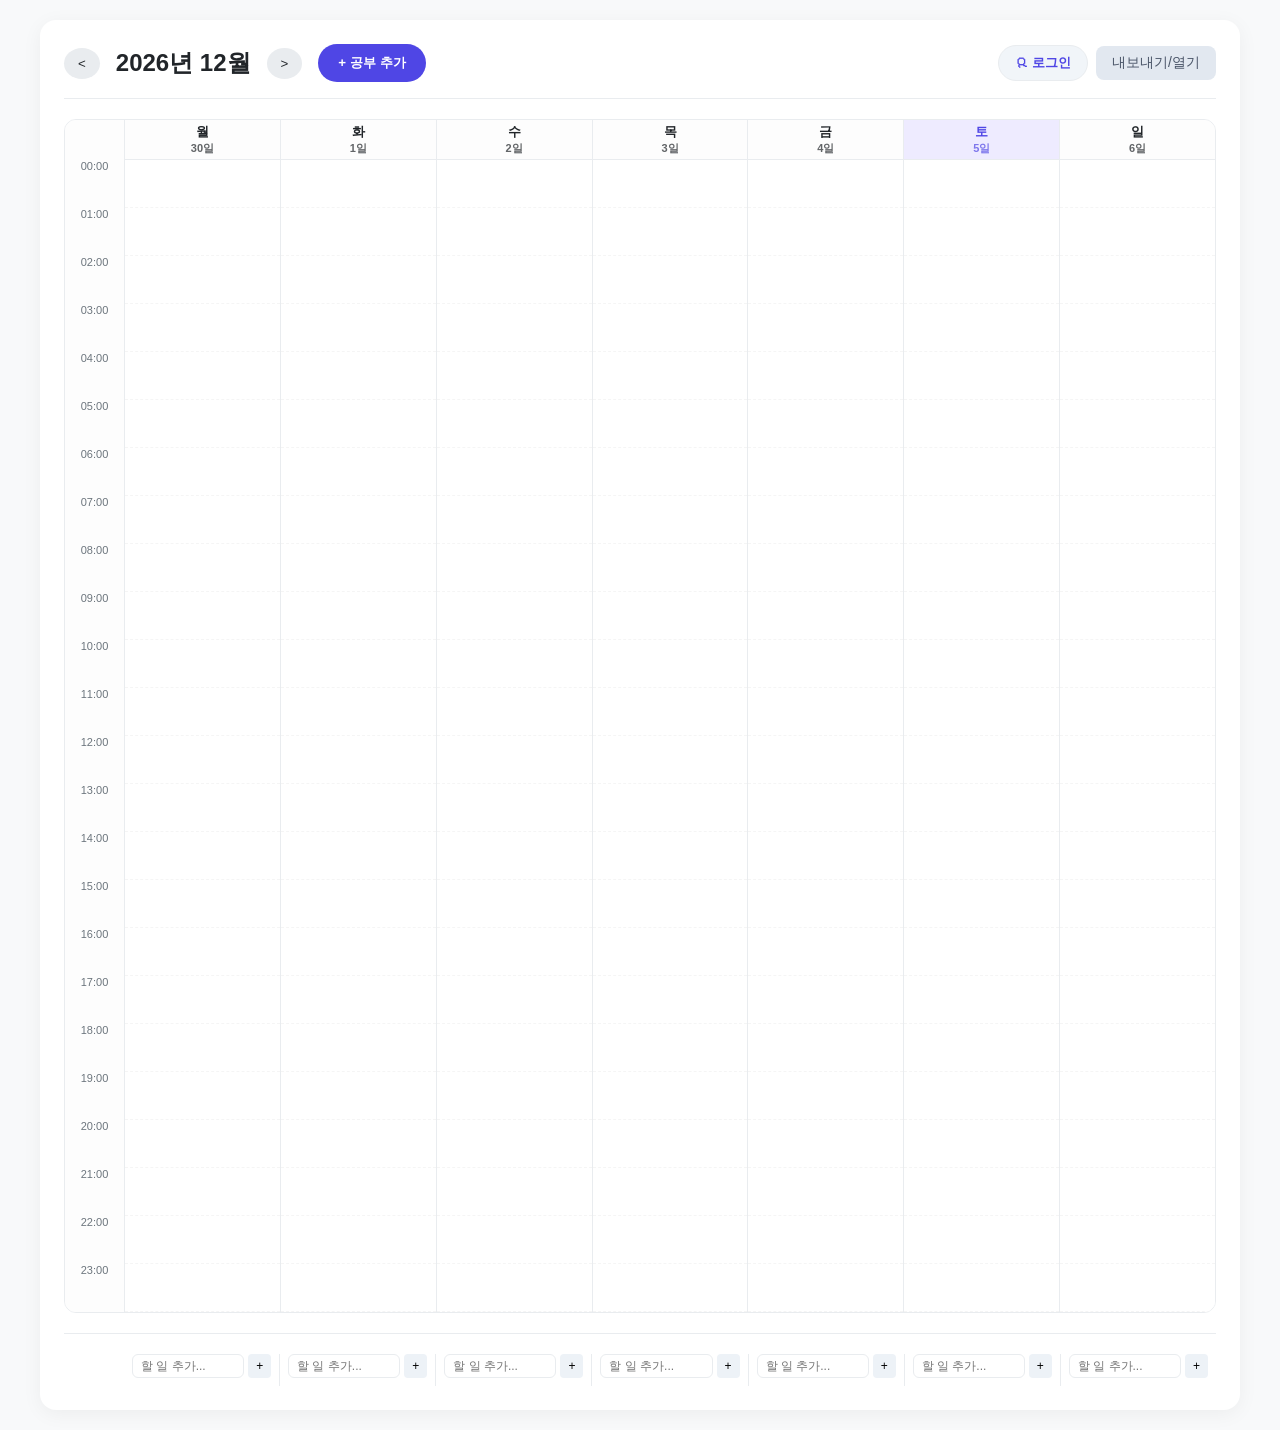
<file: index.html>
<!DOCTYPE html>
<html lang="ko">

<head>
    <meta charset="UTF-8">
    <meta name="viewport" content="width=device-width, initial-scale=1.0">
    <title>Westody 위스토디 - 온라인 스터디 기록장</title>
    <link rel="stylesheet" href="style.css">
    <link rel="icon" href="/favicon.png" type="image/x-icon">
</head>

<body>

    <div id="refresh-loader">
        <div class="spinner"></div>
        <div style="font-weight: 600; color: var(--primary-color);">로컬 스토리지 데이터 불러오는 중...</div>
    </div>

    <div class="container">
        <header>
            <div class="nav-controls">
                <button class="btn-nav" onclick="changeWeek(-1)">&lt;</button>
                <h2 id="week-title">2026년 06월</h2>
                <button class="btn-nav" onclick="changeWeek(1)">&gt;</button>
                <button class="btn" id="btn-add-mode" onclick="toggleSelectionMode()">+ 공부 추가</button>
            </div>

            <div class="io-controls">
                <div class="dropdown-wrapper" id="auth-area"></div>

                <div class="dropdown-wrapper">
                    <button class="btn-secondary" onclick="toggleDropdown('io-dropdown', event)">내보내기/열기</button>
                    <div class="dropdown-menu" id="io-dropdown">
                        <div class="dropdown-item" onclick="exportData()">내보내기 (JSON 파일)</div>
                        <div class="dropdown-item" onclick="triggerImport()">불러오기 (JSON 파일)</div>
                    </div>
                </div>

                <input type="file" id="import-file" style="display:none;" onchange="importData(event)" accept=".json">

                <div class="status-panel" id="save-panel">
                    <svg class="progress-svg">
                        <circle class="progress-bg" cx="30" cy="30" r="27.5" />
                        <circle class="progress-bar" id="save-bar" cx="30" cy="30" r="27.5" />
                    </svg>
                    <div class="status-text" id="save-text">대기 중...</div>
                </div>
                <div class="status-panel" id="load-panel">
                    <svg class="progress-svg">
                        <circle class="progress-bg" cx="30" cy="30" r="27.5" />
                        <circle class="progress-bar" id="load-bar" cx="30" cy="30" r="27.5" />
                    </svg>
                    <div class="status-text" id="load-text">대기 중...</div>
                </div>
            </div>
        </header>

        <div id="selection-banner" class="info-banner"></div>

        <div class="grid-wrapper">
            <div class="time-axis" id="time-axis"></div>
            <div class="week-grid" id="week-grid"></div>
        </div>
        <div class="todo-section">
            <div class="todo-axis-spacer"></div>
            <div class="todo-grid" id="todo-grid"></div>
        </div>
    </div>

    <div id="modal-auth" class="modal-overlay" onclick="handleAuthOutsideClick(event)">
        <div class="modal-card auth-modal-card" id="auth-modal-card" onclick="event.stopPropagation()">
            <button class="modal-close" id="auth-close-btn" onclick="closeAuthModal()">×</button>
            <div class="modal-title" id="auth-main-title" style="font-size: 20px; margin-bottom: 5px;">로그인</div>

            <div class="auth-slider-container" id="auth-slider-container">
                <div class="auth-slider" id="auth-slider">
                    <div class="auth-pane" id="pane-login">
                        <div class="form-group">
                            <label>아이디</label>
                            <input type="text" id="log-id" placeholder="아이디 입력"
                                onkeypress="handleEnter(event, 'login')">
                        </div>
                        <div class="form-group">
                            <label>비밀번호</label>
                            <input type="password" id="log-pw" placeholder="비밀번호 입력"
                                onkeypress="handleEnter(event, 'login')">
                        </div>
                        <div class="validation-msg v-err" id="log-msg"></div>
                        <button class="btn" style="width:100%; margin-top:5px; padding: 12px;" id="btn-login"
                            onclick="submitLogin()">→</button>
                        <div class="switch-text" onclick="slideAuth('signup')">회원가입 하러가기</div>
                    </div>

                    <div class="auth-pane" id="pane-signup">
                        <div class="form-group">
                            <label>사용자명 (10자 이내)</label>
                            <input type="text" id="reg-name" placeholder="표시될 이름" oninput="validateReg()">
                        </div>
                        <div class="form-group">
                            <label>아이디 (4자 이상)</label>
                            <input type="text" id="reg-id" placeholder="사용할 아이디" oninput="validateReg()">
                        </div>
                        <div class="form-group">
                            <label>비밀번호 (8자 이상)</label>
                            <input type="password" id="reg-pw" placeholder="비밀번호" oninput="validateReg()">
                        </div>
                        <div class="form-group">
                            <label>비밀번호 확인</label>
                            <input type="password" id="reg-pw2" placeholder="비밀번호 재입력" oninput="validateReg()">
                        </div>
                        <div class="validation-msg" id="reg-msg"></div>
                        <button class="btn" style="width:100%; margin-top:5px; padding: 12px;" id="btn-signup"
                            onclick="submitSignup()" disabled>→</button>
                        <div class="switch-text" onclick="slideAuth('login')">로그인으로 돌아가기</div>
                    </div>
                </div>
            </div>
        </div>
    </div>

    <div id="modal-planner" class="modal-overlay" onclick="handleOutsideClick(event, 'modal-planner')">
        <div class="modal-card" onclick="event.stopPropagation()">
            <button class="modal-close" onclick="closeModal('modal-planner')">×</button>
            <div class="modal-title" id="modal-main-title">공부 기록하기</div>

            <div id="step-1-view">
                <div class="form-group" style="text-align: center; margin: 10px 0;">
                    <p style="font-size: 13px; color: var(--text-muted);">선택된 시간 대역</p>
                    <p id="selected-time-range-text"
                        style="font-size: 18px; font-weight: 700; color: var(--primary-color); margin-top:4px;"></p>
                </div>
                <div style="display: flex; gap: 8px; margin-top: 20px;">
                    <button class="btn btn-secondary" style="flex:1;" onclick="reselectTime()">다시 선택</button>
                    <button class="btn" style="flex:1;" id="btn-step1-next" onclick="goToStep2()">다음</button>
                </div>
            </div>

            <div id="step-2-view" style="display: none;">
                <div class="form-group"><label>컬러 지정</label>
                    <div class="color-picker-grid" id="color-picker-grid"></div>
                </div>
                <div class="form-group"><label>공부 제목</label><input type="text" id="input-title"
                        placeholder="예: 수학 모의고사 풀이"></div>
                <div class="form-group"><label>상세 내용</label><textarea id="input-content" rows="3"
                        placeholder="기록할 메모 사항"></textarea></div>
                <div class="modal-footer"><button class="btn" onclick="saveEvent()">완료</button></div>
            </div>
        </div>
    </div>

    <div id="modal-detail" class="modal-overlay" onclick="closeModal('modal-detail')">
        <div class="modal-card" id="detail-card" onclick="event.stopPropagation()">
            <button class="modal-close" onclick="closeModal('modal-detail')">×</button>
            <div class="modal-title" id="detail-title" style="font-size: 18px;">공부 항목</div>
            <div style="font-size: 13px; font-weight: 600; text-align: center; color: var(--text-muted);"
                id="detail-time">00:00 ~ 00:00</div>
            <hr style="border: none; border-top: 1px solid rgba(0,0,0,0.1); margin: 8px 0;">
            <div class="form-group">
                <label>상세 기록 사항</label>
                <div id="detail-content"
                    style="font-size: 13px; min-height: 60px; background: rgba(0,0,0,0.02); padding: 8px; border-radius: 6px; white-space: pre-wrap;">
                </div>
            </div>
        </div>
    </div>

    <div id="modal-delete" class="modal-overlay">
        <div class="modal-card" onclick="event.stopPropagation()">
            <div class="modal-title">정말로 삭제하시겠습니까?</div>
            <div style="display: flex; gap: 8px; margin-top: 15px;">
                <button class="btn btn-secondary" style="flex:1;" onclick="closeModal('modal-delete')">취소</button>
                <button class="btn" style="flex:1; background-color: var(--danger-color);"
                    onclick="confirmDelete()">삭제</button>
            </div>
        </div>
    </div>

    <div class="context-menu" id="context-menu">
        <div class="context-menu-item" onclick="handleContextAction('adjust')">기간 조정</div>
        <div class="context-menu-item" onclick="handleContextAction('edit')">내용 변경</div>
        <div class="context-menu-item delete" onclick="handleContextAction('delete')">삭제</div>
    </div>

    <div class="toast" id="toast">오류 발생</div>

    <script src="script.js"></script>
</body>

</html>
</file>
<file: style.css>
:root {
    --bg-color: #f8f9fa;
    --card-bg: #ffffff;
    --text-color: #212529;
    --text-muted: #6c757d;
    --border-color: #e9ecef;
    --primary-color: #4f46e5;
    --danger-color: #ef4444;
    --slot-height: 8px;
}

* {
    box-sizing: border-box;
    margin: 0;
    padding: 0;
    font-family: -apple-system, BlinkMacSystemFont, "Segoe UI", Roboto, sans-serif;
}

body {
    background-color: var(--bg-color);
    color: var(--text-color);
    padding: 20px;
    display: flex;
    flex-direction: column;
    align-items: center;
    min-height: 100vh;
}

.container {
    width: 100%;
    max-width: 1200px;
    background: var(--card-bg);
    border-radius: 16px;
    box-shadow: 0 4px 20px rgba(0, 0, 0, 0.05);
    padding: 24px;
    display: flex;
    flex-direction: column;
    gap: 20px;
    position: relative;
}

header {
    display: flex;
    justify-content: space-between;
    align-items: center;
    border-bottom: 1px solid var(--border-color);
    padding-bottom: 16px;
}

.nav-controls {
    display: flex;
    align-items: center;
    gap: 16px;
}

.btn {
    background-color: var(--primary-color);
    color: white;
    border: none;
    padding: 10px 20px;
    border-radius: 20px;
    font-weight: 600;
    cursor: pointer;
    transition: opacity 0.2s;
    display: flex;
    justify-content: center;
    align-items: center;
}

.btn:disabled {
    opacity: 0.6;
    cursor: not-allowed;
}

.btn:hover:not(:disabled) {
    opacity: 0.9;
}

.btn-nav {
    background-color: var(--border-color);
    color: var(--text-color);
    padding: 8px 14px;
    border-radius: 50%;
    border: none;
    cursor: pointer;
}

.btn-secondary {
    background-color: #e2e8f0;
    color: #4a5568;
    padding: 8px 16px;
    border-radius: 8px;
    font-size: 14px;
    border: none;
    cursor: pointer;
    font-weight: 500;
}

.io-controls {
    display: flex;
    gap: 8px;
    position: relative;
    align-items: center;
}

.dropdown-wrapper {
    position: relative;
}

.dropdown-menu {
    position: absolute;
    top: 42px;
    right: 0;
    background: white;
    border: 1px solid var(--border-color);
    border-radius: 10px;
    box-shadow: 0 10px 25px rgba(0, 0, 0, 0.1);
    z-index: 500;
    display: none;
    min-width: 160px;
    overflow: hidden;
}

.dropdown-item {
    padding: 10px 16px;
    font-size: 13px;
    cursor: pointer;
    transition: background 0.15s;
    color: var(--text-color);
}

.dropdown-item:hover {
    background: #f1f5f9;
}

.status-panel {
    position: absolute;
    top: 42px;
    right: 0;
    background: white;
    border: 1px solid var(--border-color);
    border-radius: 12px;
    box-shadow: 0 10px 30px rgba(0, 0, 0, 0.15);
    padding: 16px;
    z-index: 500;
    display: none;
    width: 240px;
    flex-direction: column;
    align-items: center;
    gap: 12px;
    text-align: center;
}

.progress-svg {
    width: 60px;
    height: 60px;
    transform: rotate(-90deg);
}

.progress-bg {
    fill: none;
    stroke: #edf2f7;
    stroke-width: 5;
}

.progress-bar {
    fill: none;
    stroke: var(--primary-color);
    stroke-width: 5;
    stroke-dasharray: 172.78;
    stroke-dashoffset: 172.78;
    stroke-linecap: round;
    transition: stroke-dashoffset 0.3s ease;
}

.status-text {
    font-size: 13px;
    font-weight: 600;
    color: #4a5568;
}

.grid-wrapper {
    display: flex;
    border: 1px solid var(--border-color);
    border-radius: 12px;
    overflow: hidden;
    background: #fff;
}

.time-axis {
    width: 60px;
    flex-shrink: 0;
    border-right: 1px solid var(--border-color);
    background: #fdfdfd;
    padding-top: 40px;
}

.time-label {
    height: calc(var(--slot-height) * 6);
    font-size: 11px;
    color: var(--text-muted);
    text-align: center;
    line-height: 12px;
}

.week-grid {
    display: flex;
    flex-grow: 1;
    width: calc(100% - 60px);
}

.day-column {
    flex: 1;
    width: 14.28%;
    border-right: 1px solid var(--border-color);
    position: relative;
}

.day-column:last-child {
    border-right: none;
}

.day-header {
    height: 40px;
    display: flex;
    flex-direction: column;
    justify-content: center;
    align-items: center;
    border-bottom: 1px solid var(--border-color);
    background: #fdfdfd;
    font-size: 13px;
    font-weight: 600;
}

.day-header.today {
    color: var(--primary-color);
    background: #eeebff;
}

.slots-container {
    position: relative;
    height: calc(var(--slot-height) * 144);
    background-color: #fafafa;
}

.slot {
    height: var(--slot-height);
    width: 100%;
    background-color: #ffffff;
}

.slot:nth-child(6n) {
    border-bottom: 1px dashed rgba(0, 0, 0, 0.04);
}

.selection-active .slot {
    cursor: cell;
}

.selection-active .slot:hover {
    background-color: rgba(79, 70, 229, 0.15) !important;
}

.slot.selected-temp {
    background-color: rgba(79, 70, 229, 0.3) !important;
}

.event-block {
    position: absolute;
    left: 4px;
    right: 4px;
    border-radius: 6px;
    padding: 4px 6px;
    font-size: 11px;
    color: #2d3748;
    font-weight: 500;
    overflow: hidden;
    text-overflow: ellipsis;
    white-space: nowrap;
    cursor: pointer;
    box-shadow: 0 1px 3px rgba(0, 0, 0, 0.05);
    transition: all 0.2s;
    border: 1px solid transparent;
}

.event-block:hover {
    border: 1px solid rgba(0, 0, 0, 0.2);
    transform: scale(0.98);
}

.event-block.adjusting {
    opacity: 0.35 !important;
    pointer-events: none !important;
    border: 2px dashed #4f46e5 !important;
}

.todo-section {
    display: flex;
    border-top: 1px solid var(--border-color);
    padding-top: 20px;
}

.todo-axis-spacer {
    width: 60px;
    flex-shrink: 0;
}

.todo-grid {
    display: flex;
    flex-grow: 1;
    width: calc(100% - 60px);
}

.todo-column {
    flex: 1;
    width: 14.28%;
    padding: 0 8px;
    border-right: 1px solid var(--border-color);
    display: flex;
    flex-direction: column;
    gap: 8px;
}

.todo-column:last-child {
    border-right: none;
}

.todo-input-wrapper {
    display: flex;
    gap: 4px;
}

.todo-input {
    width: 100%;
    padding: 4px 8px;
    font-size: 12px;
    border: 1px solid var(--border-color);
    border-radius: 6px;
    outline: none;
}

.btn-todo-add {
    padding: 2px 8px;
    background: #edf2f7;
    border: none;
    border-radius: 4px;
    cursor: pointer;
    font-size: 12px;
}

.todo-list {
    list-style: none;
    display: flex;
    flex-direction: column;
    gap: 4px;
}

.todo-item {
    display: flex;
    align-items: center;
    justify-content: space-between;
    font-size: 12px;
    background: #f8fafc;
    padding: 4px 6px;
    border-radius: 4px;
}

.todo-item.completed span {
    text-decoration: line-through;
    color: var(--text-muted);
}

.todo-item input {
    margin-right: 4px;
    cursor: pointer;
}

.btn-todo-del {
    background: none;
    border: none;
    color: var(--danger-color);
    cursor: pointer;
    font-size: 10px;
}

/* 기존 모달 공통 */
.modal-overlay {
    position: fixed;
    top: 0;
    left: 0;
    right: 0;
    bottom: 0;
    background: rgba(0, 0, 0, 0.3);
    display: flex;
    justify-content: center;
    align-items: center;
    z-index: 1000;
    visibility: hidden;
    opacity: 0;
    transition: opacity 0.2s, visibility 0.2s;
}

.modal-overlay.active {
    visibility: visible;
    opacity: 1;
}

.modal-card {
    background: white;
    border-radius: 14px;
    width: 320px;
    padding: 20px;
    box-shadow: 0 10px 25px rgba(0, 0, 0, 0.1);
    position: relative;
    display: flex;
    flex-direction: column;
    gap: 14px;
    overflow: hidden;
}

.modal-close {
    position: absolute;
    top: 14px;
    left: 14px;
    background: none;
    border: none;
    font-size: 18px;
    cursor: pointer;
    color: var(--text-muted);
}

.modal-title {
    text-align: center;
    font-size: 16px;
    font-weight: 600;
    margin-top: 10px;
}

#detail-card {
    border: 5px solid transparent;
    transition: border-color 0.1s;
}

.color-picker-grid {
    display: grid;
    grid-template-columns: repeat(6, 1fr);
    gap: 6px;
    margin: 10px 0;
}

.color-cell {
    aspect-ratio: 1;
    border-radius: 6px;
    cursor: pointer;
    border: 2px solid transparent;
}

.color-cell.selected {
    border-color: #4f46e5;
}

.form-group {
    display: flex;
    flex-direction: column;
    gap: 6px;
}

.form-group label {
    font-size: 12px;
    color: var(--text-muted);
    font-weight: 500;
}

.form-group input,
.form-group textarea {
    padding: 8px;
    border: 1px solid var(--border-color);
    border-radius: 6px;
    font-size: 13px;
    outline: none;
    transition: border-color 0.2s;
}

.form-group input:focus {
    border-color: var(--primary-color);
}

.modal-footer {
    display: flex;
    justify-content: flex-end;
    gap: 8px;
    margin-top: 10px;
}

.context-menu {
    position: absolute;
    background: white;
    border: 1px solid var(--border-color);
    box-shadow: 0 4px 12px rgba(0, 0, 0, 0.1);
    border-radius: 8px;
    padding: 4px 0;
    display: none;
    z-index: 2000;
    width: 120px;
}

.context-menu-item {
    padding: 8px 12px;
    font-size: 13px;
    cursor: pointer;
}

.context-menu-item:hover {
    background: #f1f5f9;
}

.context-menu-item.delete {
    color: var(--danger-color);
}

.toast {
    position: fixed;
    bottom: 5%;
    left: 50%;
    transform: translate(-50%, 50px);
    background: rgba(33, 37, 41, 0.9);
    color: white;
    padding: 10px 20px;
    border-radius: 30px;
    font-size: 13px;
    font-weight: 500;
    opacity: 0;
    visibility: hidden;
    transition: all 0.3s;
    z-index: 3000;
}

.toast.active {
    transform: translate(-50%, 0);
    opacity: 1;
    visibility: visible;
}

.info-banner {
    padding: 12px;
    border-radius: 8px;
    font-size: 13px;
    text-align: center;
    display: none;
    font-weight: 600;
}

#refresh-loader {
    position: fixed;
    top: 0;
    left: 0;
    right: 0;
    bottom: 0;
    background: rgba(255, 255, 255, 0.6);
    backdrop-filter: blur(12px);
    -webkit-backdrop-filter: blur(12px);
    display: flex;
    flex-direction: column;
    justify-content: center;
    align-items: center;
    z-index: 9999;
    gap: 16px;
}

.spinner {
    width: 50px;
    height: 50px;
    border: 5px solid #edf2f7;
    border-top: 5px solid var(--primary-color);
    border-radius: 50%;
    animation: spin 1s linear infinite;
}

.btn-spinner {
    width: 16px;
    height: 16px;
    border: 2px solid rgba(255, 255, 255, 0.3);
    border-top: 2px solid white;
    border-radius: 50%;
    animation: spin 1s linear infinite;
}

@keyframes spin {
    0% {
        transform: rotate(0deg);
    }

    100% {
        transform: rotate(360deg);
    }
}

/* ✨ 계정 & Auth 디자인 (크기 확대 및 애니메이션) */
.user-profile-btn {
    background-color: #f1f5f9;
    color: var(--primary-color);
    border: 1px solid var(--border-color);
    padding: 8px 16px;
    border-radius: 20px;
    font-size: 13px;
    font-weight: 600;
    cursor: pointer;
    display: flex;
    align-items: center;
    gap: 6px;
}

.auth-modal-card {
    width: 400px;
    padding: 24px;
}

/* 모달 사이즈 시원하게 확대 */
.auth-slider-container {
    width: 100%;
    overflow: hidden;
    transition: height 0.4s cubic-bezier(0.4, 0, 0.2, 1);
}

.auth-slider {
    display: flex;
    width: 200%;
    transition: transform 0.4s cubic-bezier(0.4, 0, 0.2, 1);
}

.auth-pane {
    width: 50%;
    padding: 5px 15px;
    flex-shrink: 0;
    display: flex;
    flex-direction: column;
    gap: 14px;
}

.switch-text {
    font-size: 13px;
    text-align: center;
    color: var(--text-muted);
    margin-top: 10px;
    cursor: pointer;
    text-decoration: underline;
}

.validation-msg {
    font-size: 12px;
    margin-top: -4px;
    height: 16px;
}

.v-ok {
    color: green;
}

.v-err {
    color: var(--danger-color);
}
</file>
